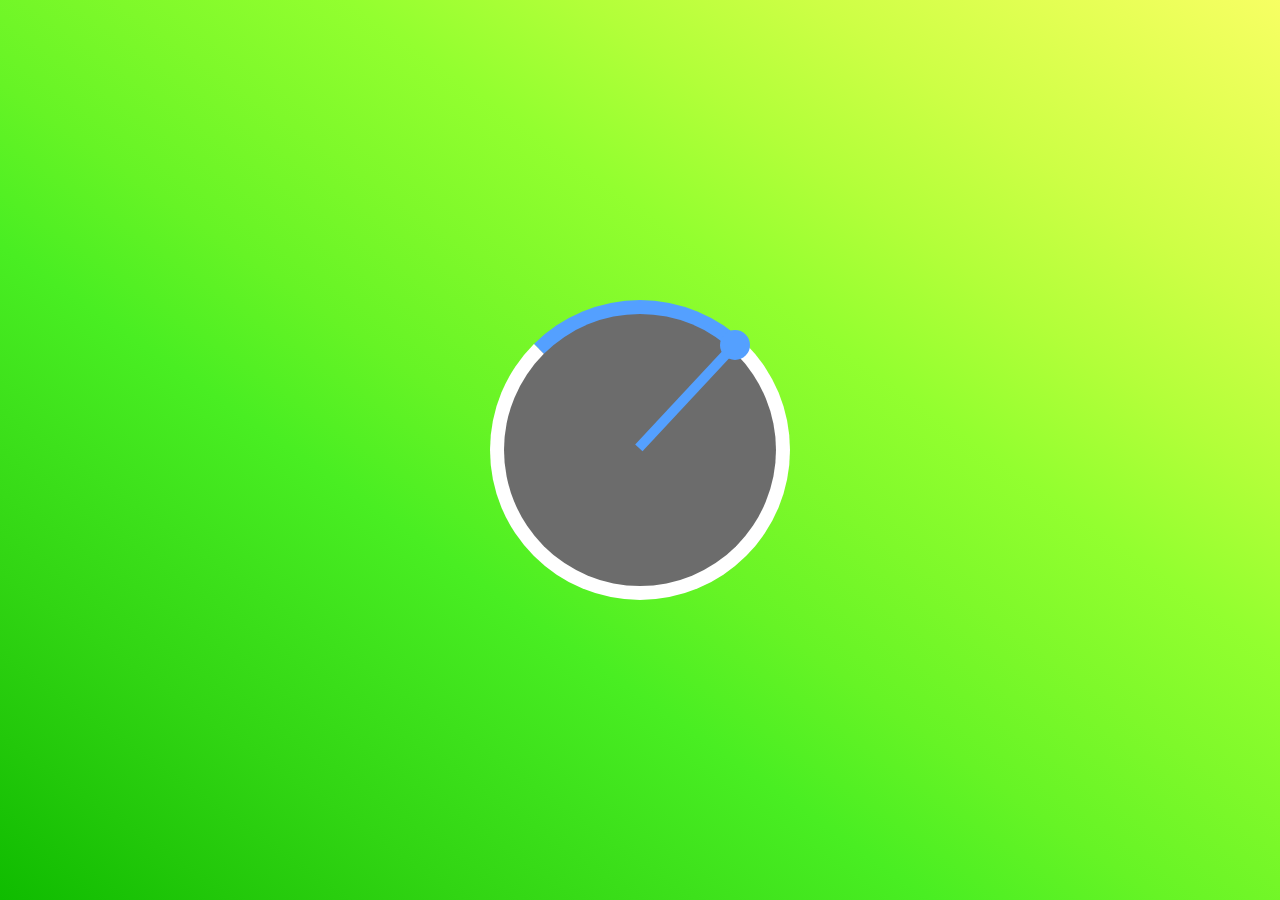
<file: 07-Circle Transition/Index.html>
<!DOCTYPE html>
<html lang="en">
<head>
    <meta charset="UTF-8">
    <title>07-Circle Transition</title>
    <link href="src/css/normalize.css" rel="stylesheet">
    <meta name="viewport" content="width=device-width initial-scale=1">
    <style>
        body {
            width: 100vw;
            height: 100vh;
            overflow: hidden;
            background: linear-gradient(to right top, #0fbc00, #22c80a, #31d513, #3de11b, #49ee22, #66f425, #7ef92a, #93ff2f, #b2ff39, #cdff45, #e3ff53, #f7ff63);;
        }

        section {
            width: 300px;
            height: 300px;
            position: absolute;
            left: 0;
            right: 0;
            top: 0;
            bottom: 0;
            margin: auto;
            border-radius: 100%;
            cursor: pointer;
        }

        section::before {
            content: " ";
            position: absolute;
            left: 0;
            right: 0;
            bottom: 0;
            top: 0;
            margin: auto;
            background: #6c6c6c;
            border: 14px solid white;
            border-radius: 100%;
            border-top: 14px solid #54A0FF;
            cursor: pointer;
        }

        section:hover {
            transform: rotate(360deg);
            transition: all 1s;
        }

        aside {
            width: 150px;
            height: 10px;
            background: #54A0FF;
            position: absolute;
            transform: rotate(133deg);
            right: 0;
            left: 33%;
            top: 0;
            bottom: 38%;
            margin: auto;
        }

        div {
            width: 30px;
            height: 30px;
            background: #54A0FF;
            border-radius: 100%;
            bottom: 70%;
            right: 0;
            top: 0;
            left: 63%;
            margin: auto;
            position: absolute;
        }

    </style>
</head>
<body>
<section>
    <aside>
    </aside>
    <div>
    </div>
</section>
</body>
</html>
</file>
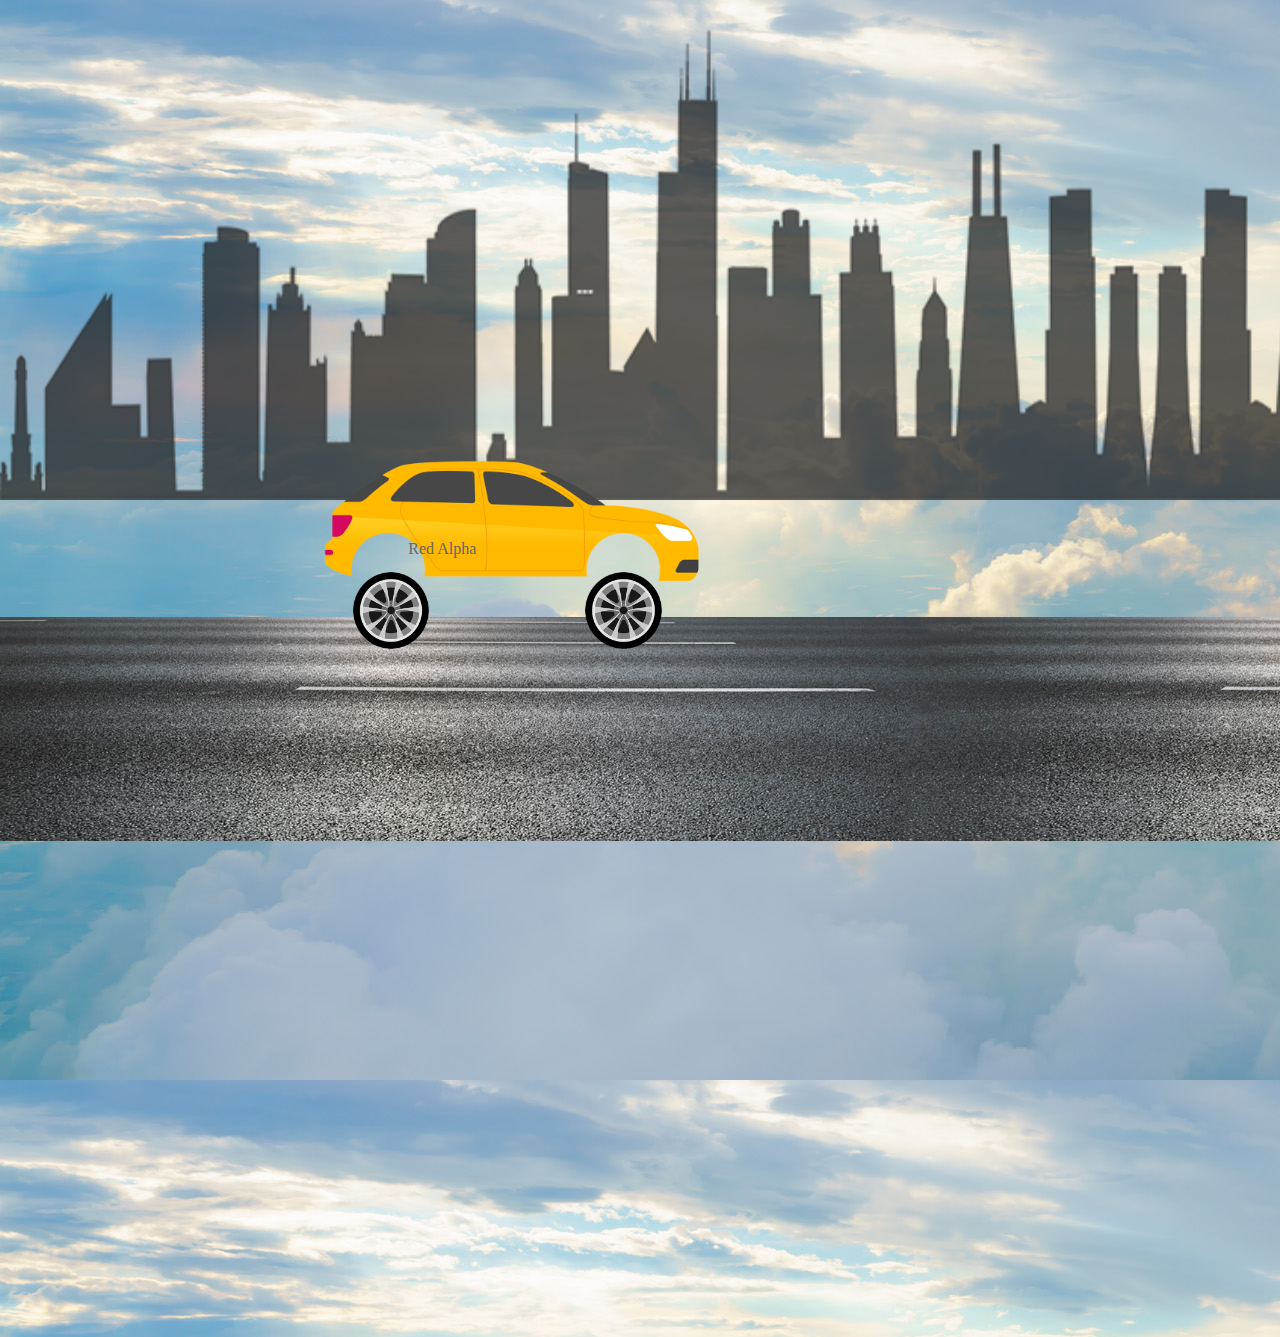
<file: 06-Car Animation/src/Index.html>
<!DOCTYPE html>
<html lang="en">
<head>
    <meta charset="UTF-8">
    <title>Car Animation</title>
    <meta name="viewport" content="width=device-width initial-scale=1">
    <link rel="stylesheet" href="css/normalize.css">
    <link rel="stylesheet" href="css/styles.css">
</head>
<body>

<section>
    <div id="Sky">
        <div id="Car">
            <aside id="carname">Red Alpha</aside>
            <img src="img/car.png" alt="alt" width="100%">
            <div id="Wheel01">
                <img src="img/wheel.png" alt="alt" width="100%">
            </div>
            <div id="Wheel02">
                <img src="img/wheel.png" alt="alt" width="100%">
            </div>
        </div>
        <div id="road">
            <img src="img/road.jpg" alt="alt" width="100%">
        </div>
        <div id="city">
            <img src="img/city.png" alt="alt" width="100%">
        </div>
    </div>
</section>

</body>
</html>
</file>
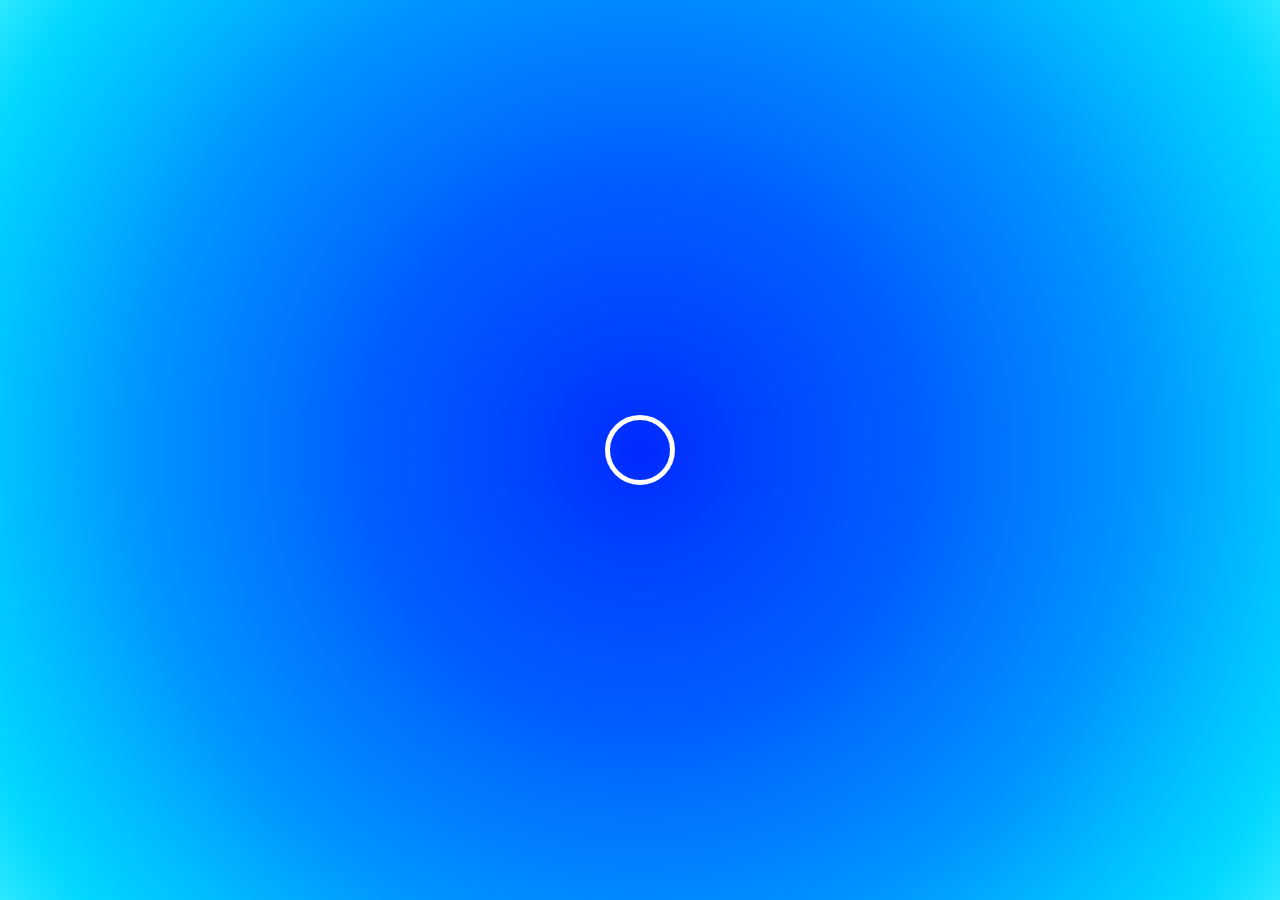
<file: 08-Water Drop Animation/src/Index.html>
<!DOCTYPE html>
<html lang="en">
<head>
    <meta charset="UTF-8">
    <title>Water Drop Animation</title>
    <meta name="viewport" content="width=device-width initial-scale=1">
    <link rel="stylesheet" href="css/normalize.css">

    <style>
        body {
            width: 100vw;
            height: 100vh;
            overflow: hidden;
            background: radial-gradient(circle, #002aff, #003bff, #0049ff, #0055ff, #0060ff, #0073ff, #0084ff, #0094ff, #00acff, #00c2ff, #00d6ff, #2be9ff);
        }

        section {
            width: 60px;
            height: 60px;
            border-radius: 100%;
            border: white 5px solid;
            position: absolute;
            top: 0;
            bottom: 0;
            left: 0;
            right: 0;
            margin: auto;
            opacity: 1;
            animation-name: water;
            animation-duration: 2s;
            animation-iteration-count: infinite;
        }

        @keyframes water {
            0% {
                opacity: 1;
            }
            100% {
                width: 400px;
                height: 400px;
                opacity: 0;
            }
        }
    </style>
</head>
<body>

<section></section>
</body>
</html>
</file>
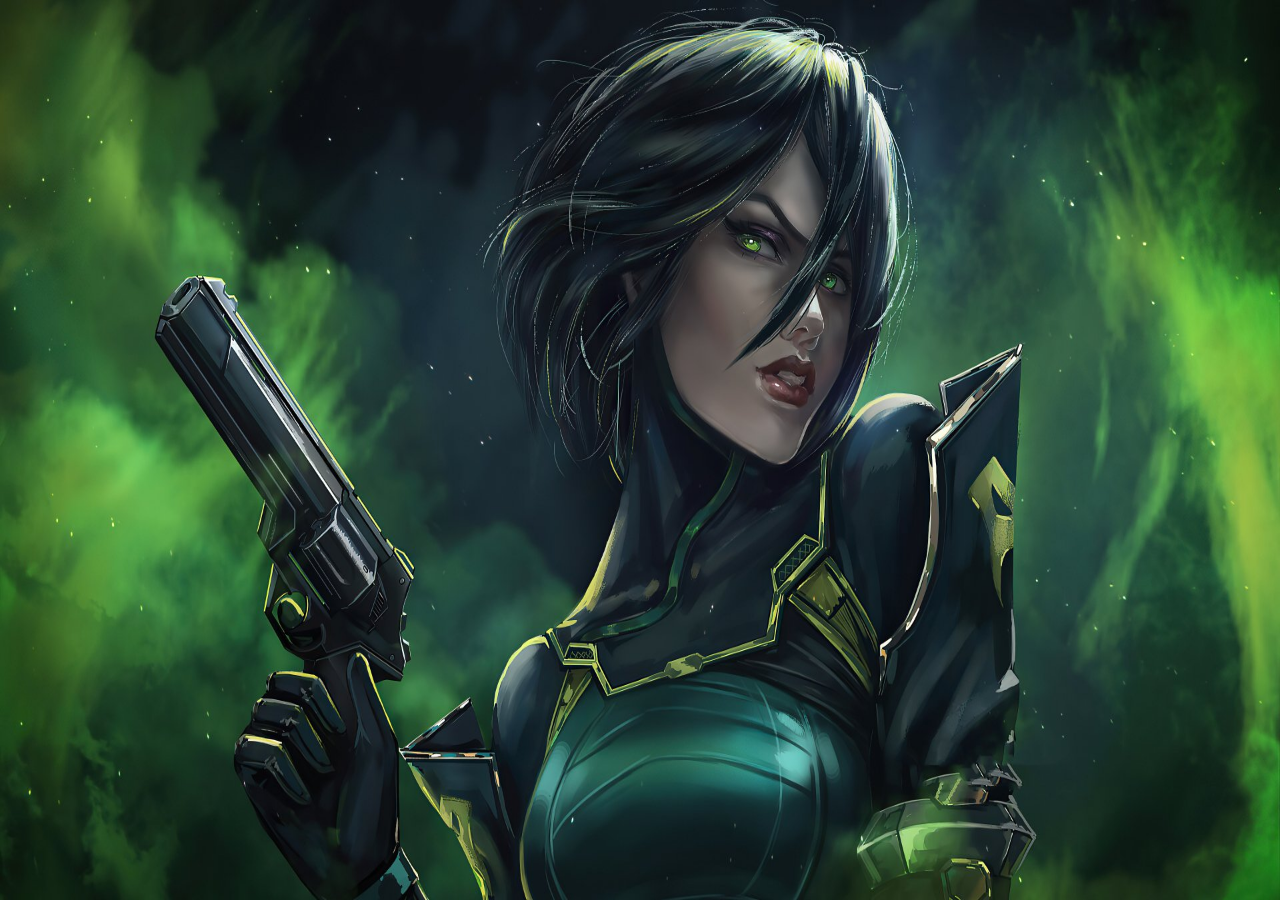
<file: 09-Slide Wallpapers/src/Index.html>
<!DOCTYPE html>
<html lang="en">
<head>
    <meta charset="UTF-8">
    <title>Slide Wallpapers</title>
    <link rel="stylesheet" href="asserts/css/normalize.css">
    <link rel="stylesheet" href="asserts/css/styles.css">
</head>
<body>
<section>
    <aside>
        <img src="asserts/img/1.jpg">
    </aside>
    <aside>
        <img src="asserts/img/2.png">
    </aside>
    <aside>
        <img src="asserts/img/3.jpg">
    </aside>
    <aside>
        <img src="asserts/img/4.png">
    </aside>
    <aside>
        <img src="asserts/img/5.png">
    </aside>
    <aside>
        <img src="asserts/img/6.png">
    </aside>
</section>
</body>
</html>
</file>
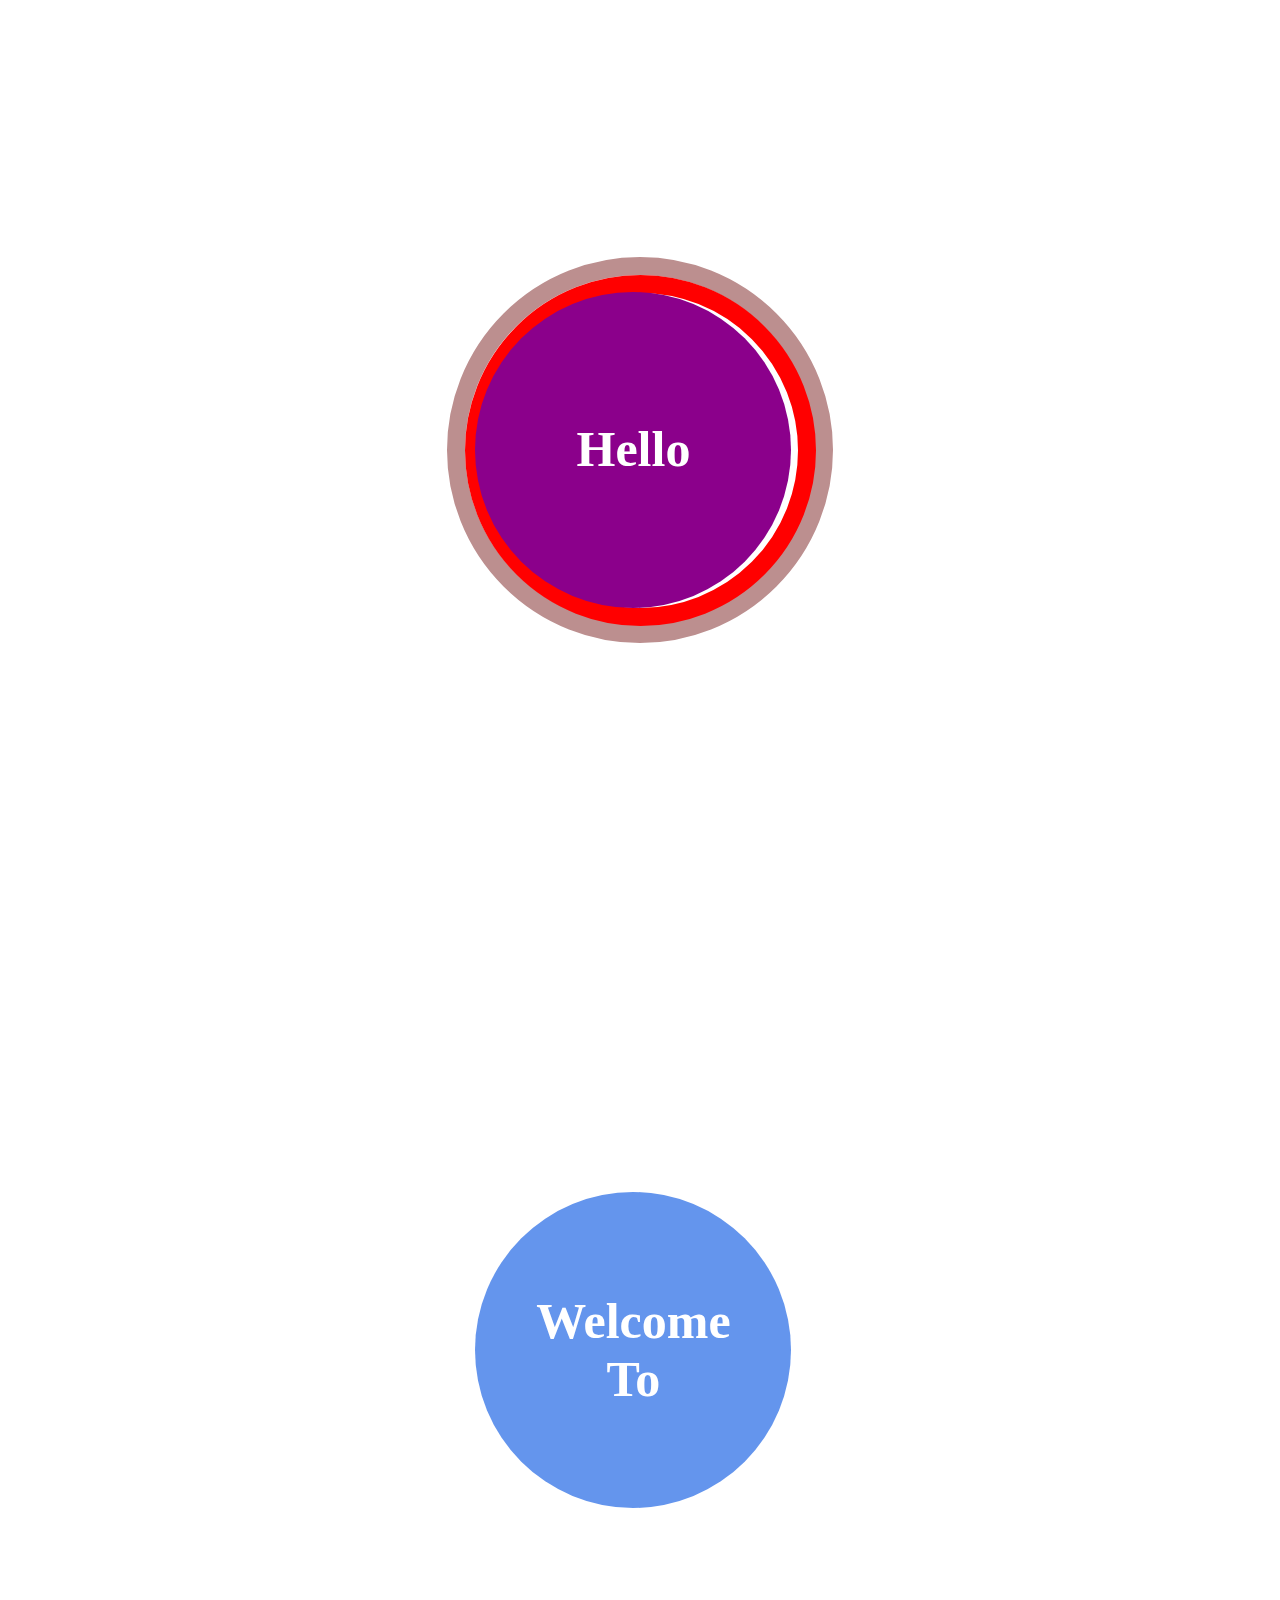
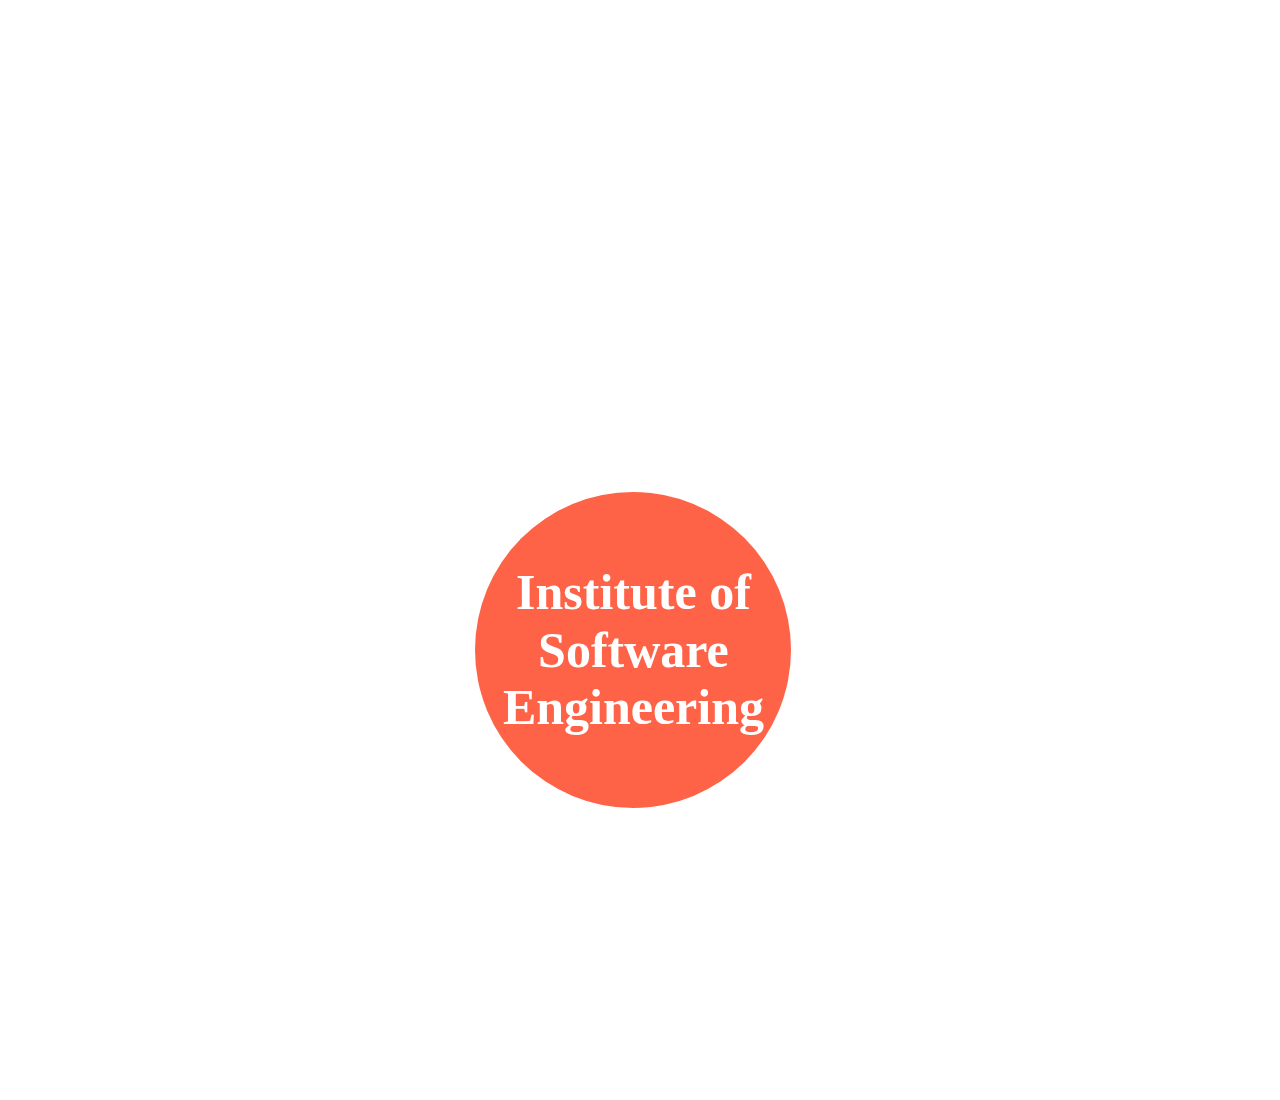
<file: 02-Fixed Layout/src/Fixed.html>
<!DOCTYPE html>
<html lang="en">
<head>
    <meta charset="UTF-8">
    <title>RWAD-Assignment 02</title>
    <meta name="viewport" content="width=device-width initial-scale=1">
    <link rel="stylesheet" href="css/normalize.css">

    <style>

        body > div {
            height: 350px;
            width: 350px;
            border: 18px solid #bc8f8f;
            border-radius: 100%;
            color: black;
            bottom: 0;
            margin: auto;
            top: 0;
            left: 0;
            right: 0;
            position: fixed;
        }
        div > div {
            height: 315px;
            width: 315px;
            border: 18px solid red;
            border-radius: 100%;
            color: black;
            bottom: 0;
            margin: auto;
            top: 0;
            left: 0;
            right: 0;
            position: fixed;
        }
        body > aside {
            width: 98vw;
            height: 100vh;
            position: relative;
        }
        aside > section {
            height: 316px;
            width: 316px;
            border-radius: 100%;
            margin: auto;
            position: absolute;
            left: 50.5%;
            top: 50%;
            transform: translate(-50%, -50%);
        }
        section:nth-child(1){
        }
        section:nth-child(2){
        }
        section:nth-child(3){
        }
        h3 {
            position: absolute;
            left: 50%;
            top: 50%;
            transform: translate(-50%, -50%);
            font-size: 50px;
            text-align: center;
            color: white;
            margin: auto;
        }
        h3:nth-child(3) {
            width: max-content;
            height: max-content;
        }
    </style>
</head>
<body>
<div>
    <div>
    </div>
</div>
<aside>
    <section style="background: darkmagenta">
        <h3>Hello</h3>
    </section>
</aside>
<aside>
    <section style="background: cornflowerblue">
        <h3>Welcome To</h3>
    </section>
</aside>
<aside>
    <section style="background: tomato">
        <h3>Institute of Software Engineering</h3>
    </section>
</aside>
</body>
</html>
</file>
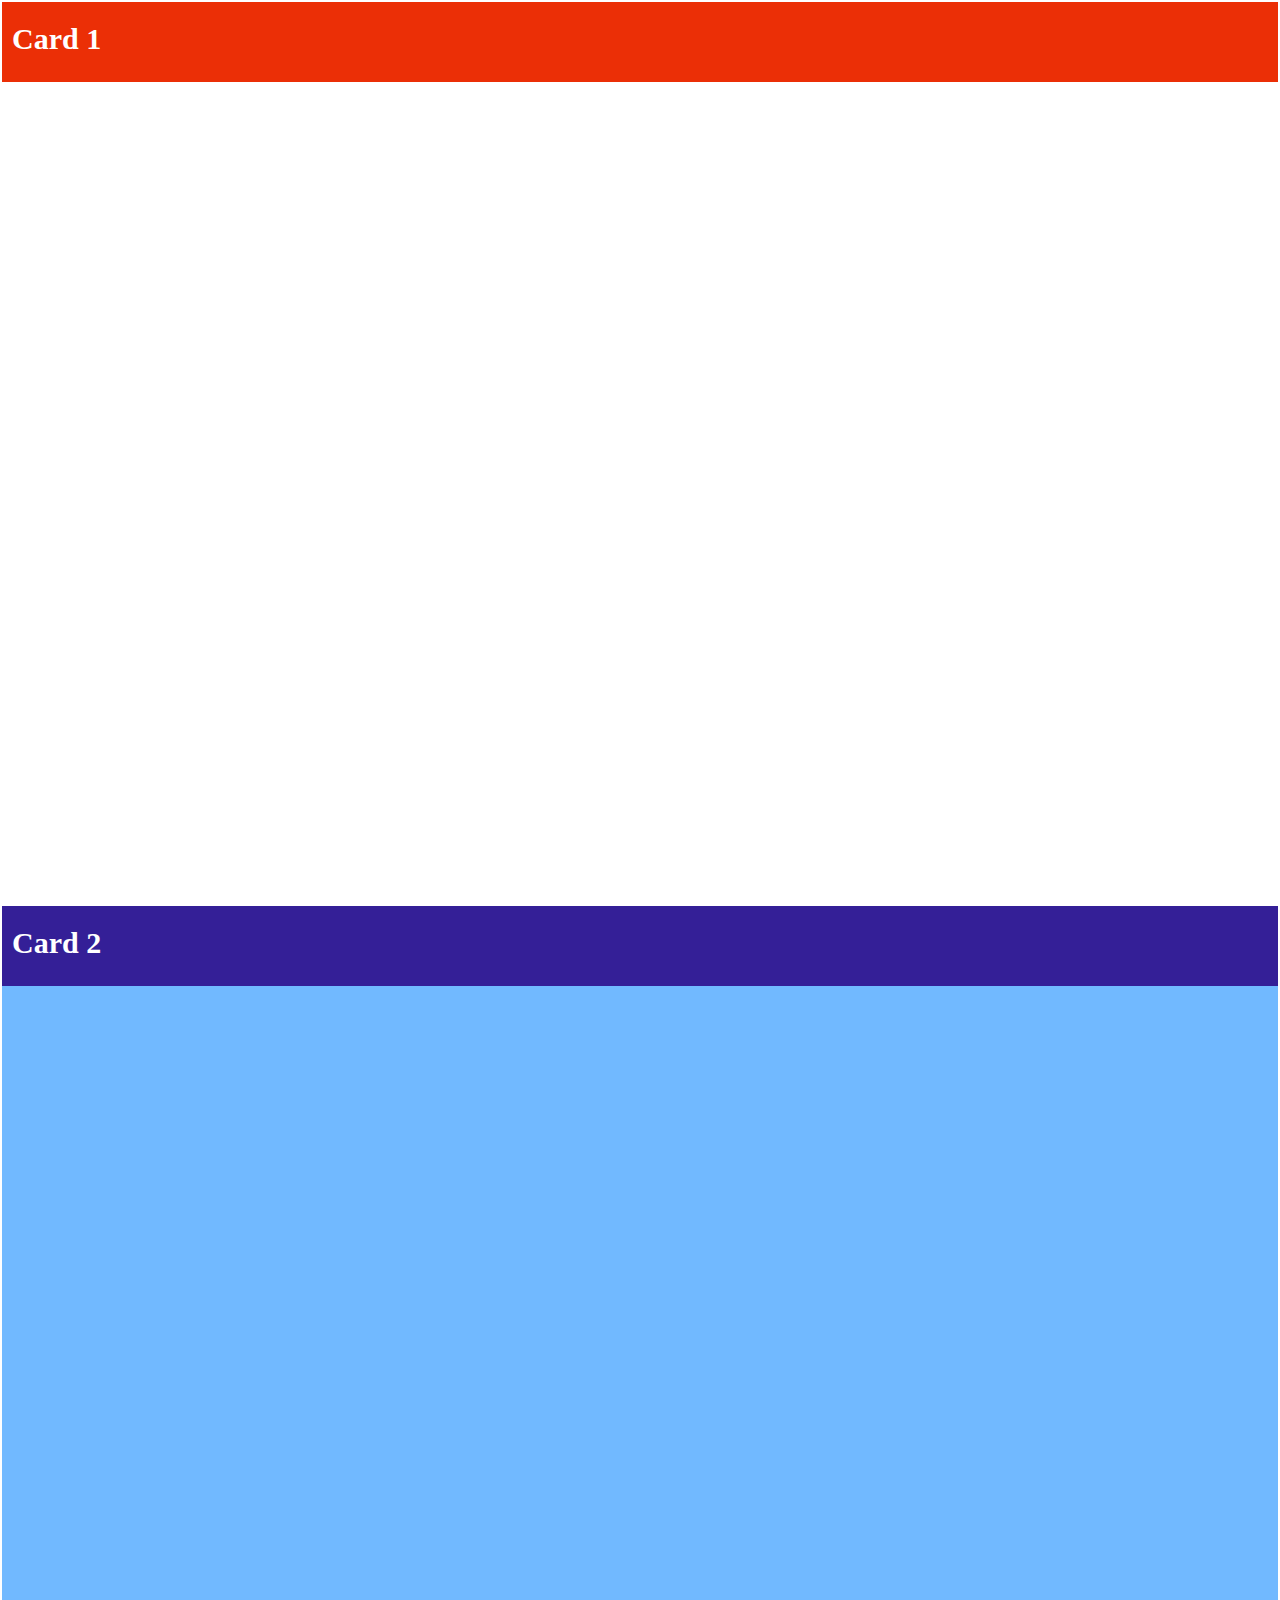
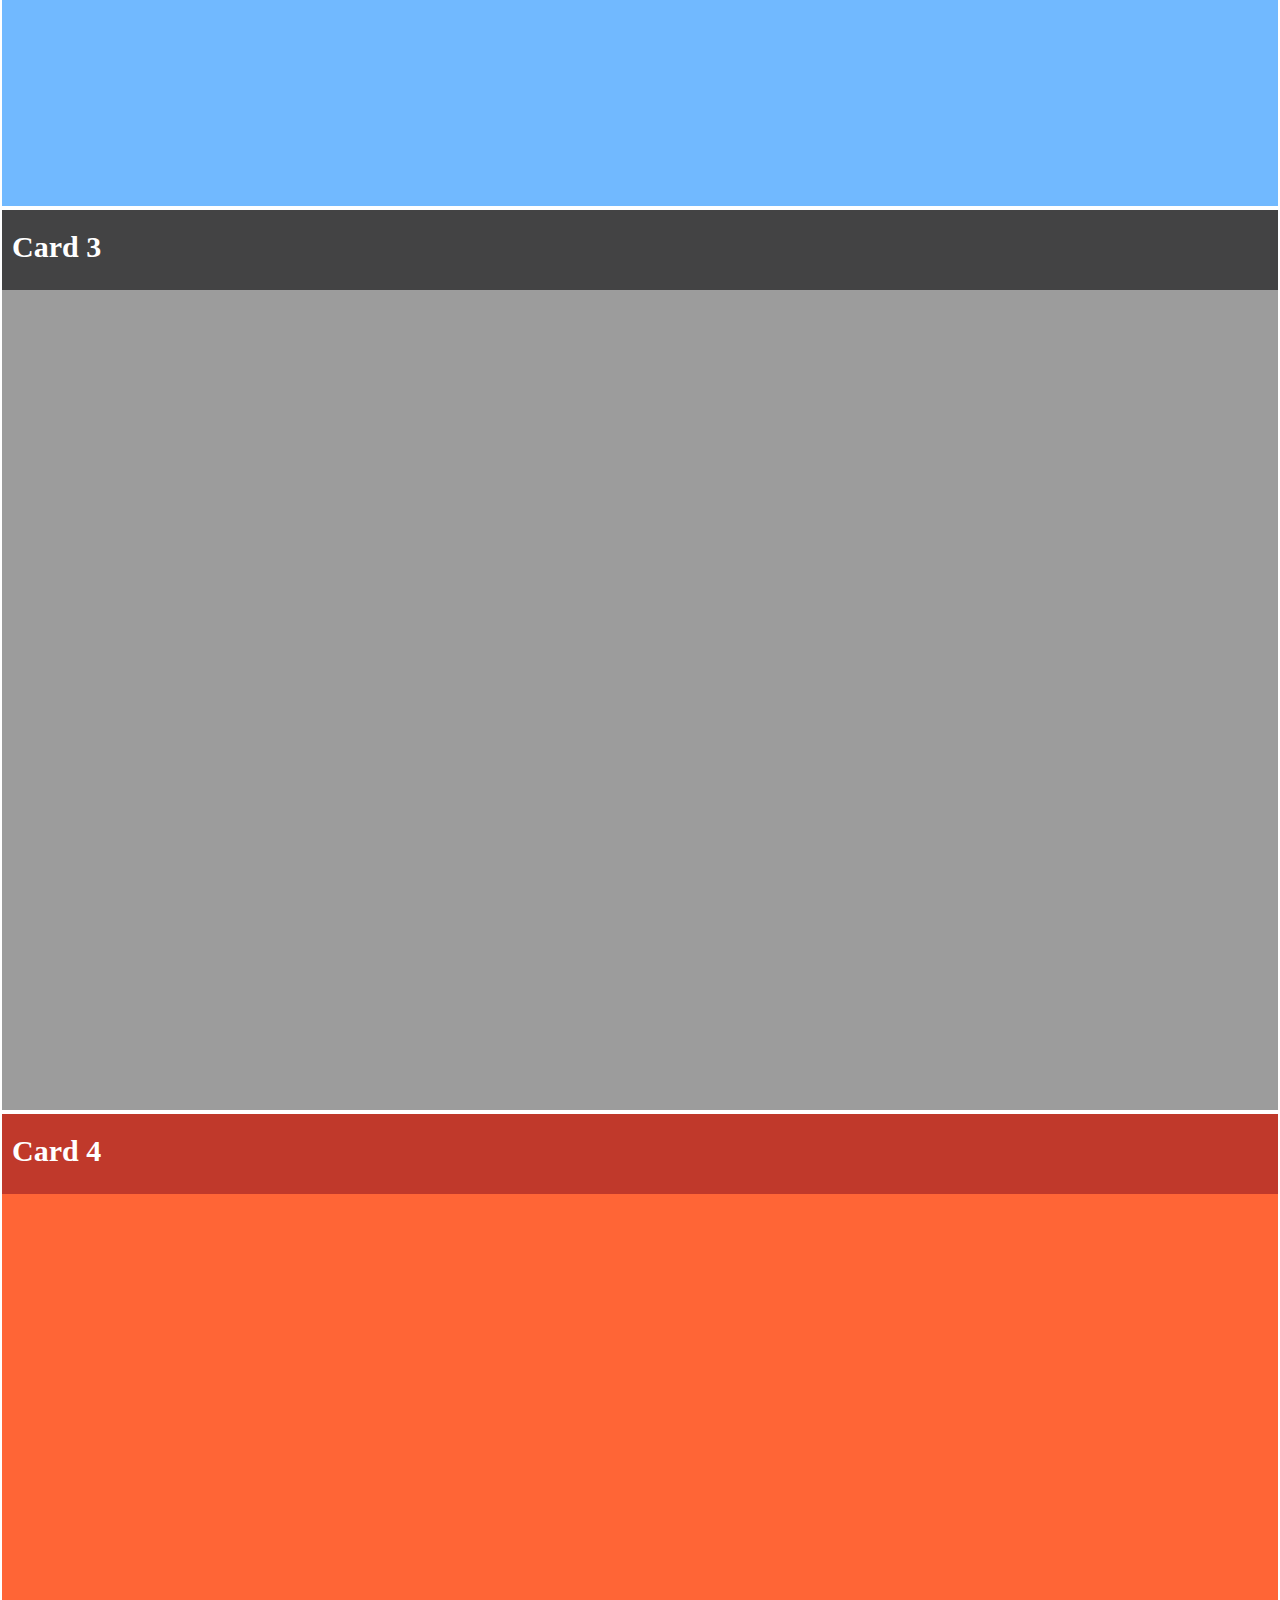
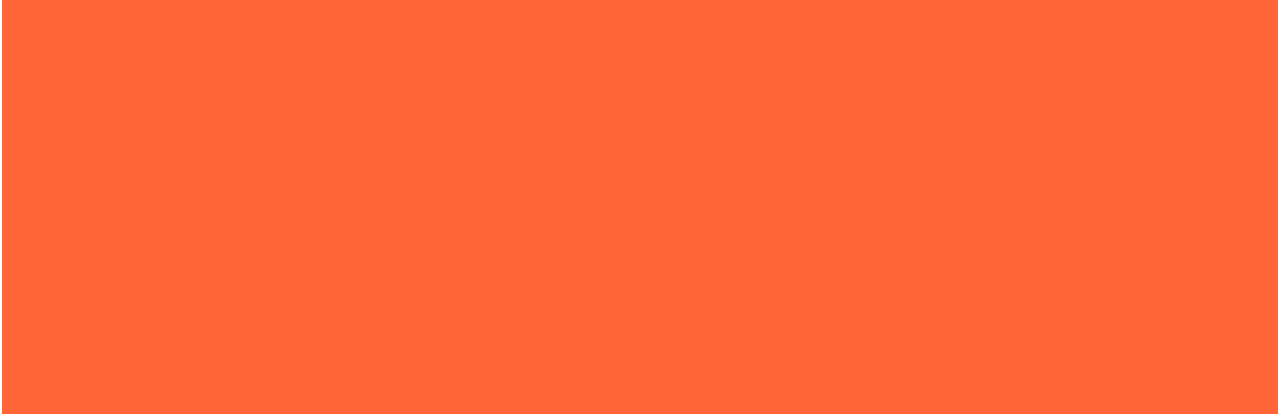
<file: 03-Sticky-Position/src/Sticky.html>
<!DOCTYPE html>
<html lang="en">
<head>
    <meta charset="UTF-8">
    <title>RWAD-Assignment 03</title>
    <meta name="viewport" content="width=device-width initial-scale=1">
    <link rel="stylesheet" href="css/normalize.css">

    <style>

        body > aside{
            height: 100vh;
            border: 2px solid white;
        }
        aside > h2{
            position: absolute;
            left: 50%;
            top: 50%;
            transform: translate(-50%, -50%);
            margin: 0 0 0 0;
            font-size: 200px;
            font-family: Bahnschrift;
            font-weight: bolder;
        }
        aside:nth-child(1){
            background: white;
        }
        aside:nth-child(2){
            background: #71b9ff;
        }
        aside:nth-child(3){
            background: #9c9c9c;
        }
        aside:nth-child(4){
            background: #ff6536;
        }
        aside > div {
            position: sticky;
            width: 100%;
            height: 10px;
            margin: 0 0 0 0;
            top: 0px;
            left: 0px;
            z-index: 2;
        }
        aside > div > section{
            width: 100%;
            height: 80px;
            position: sticky;
            top: 0px;
            left: 0px;
        }
        section > h3 {
            color: white;
            font-size: 30px;
            top: 20px;
            left: 10px;
            margin: 0 0 0 0;
            position: absolute;
            z-index: 3;
        }
    </style>
</head>
<body>


<aside>
    <div>
        <section style="background: #eb2f06">
                <h3 style="font-family: 'Roboto">
                   Card 1
                </h3>
        </section>
    </div>
</aside>

<aside>
    <div>
        <section style="background: #341f97">
            <h3 style="font-family: 'Roboto">
                Card 2
            </h3>
        </section>
    </div>
</aside>

<aside>
    <div>
        <section style="background: #434344 ">
            <h3 style="font-family: 'Roboto">
                Card 3
            </h3>
        </section>
    </div>
</aside>

<aside>
    <div>
        <section style="background: #c0392b">
            <h3 style="font-family: 'Roboto">
                Card 4
            </h3>
        </section>
    </div>
</aside>

</body>
</html>
</file>
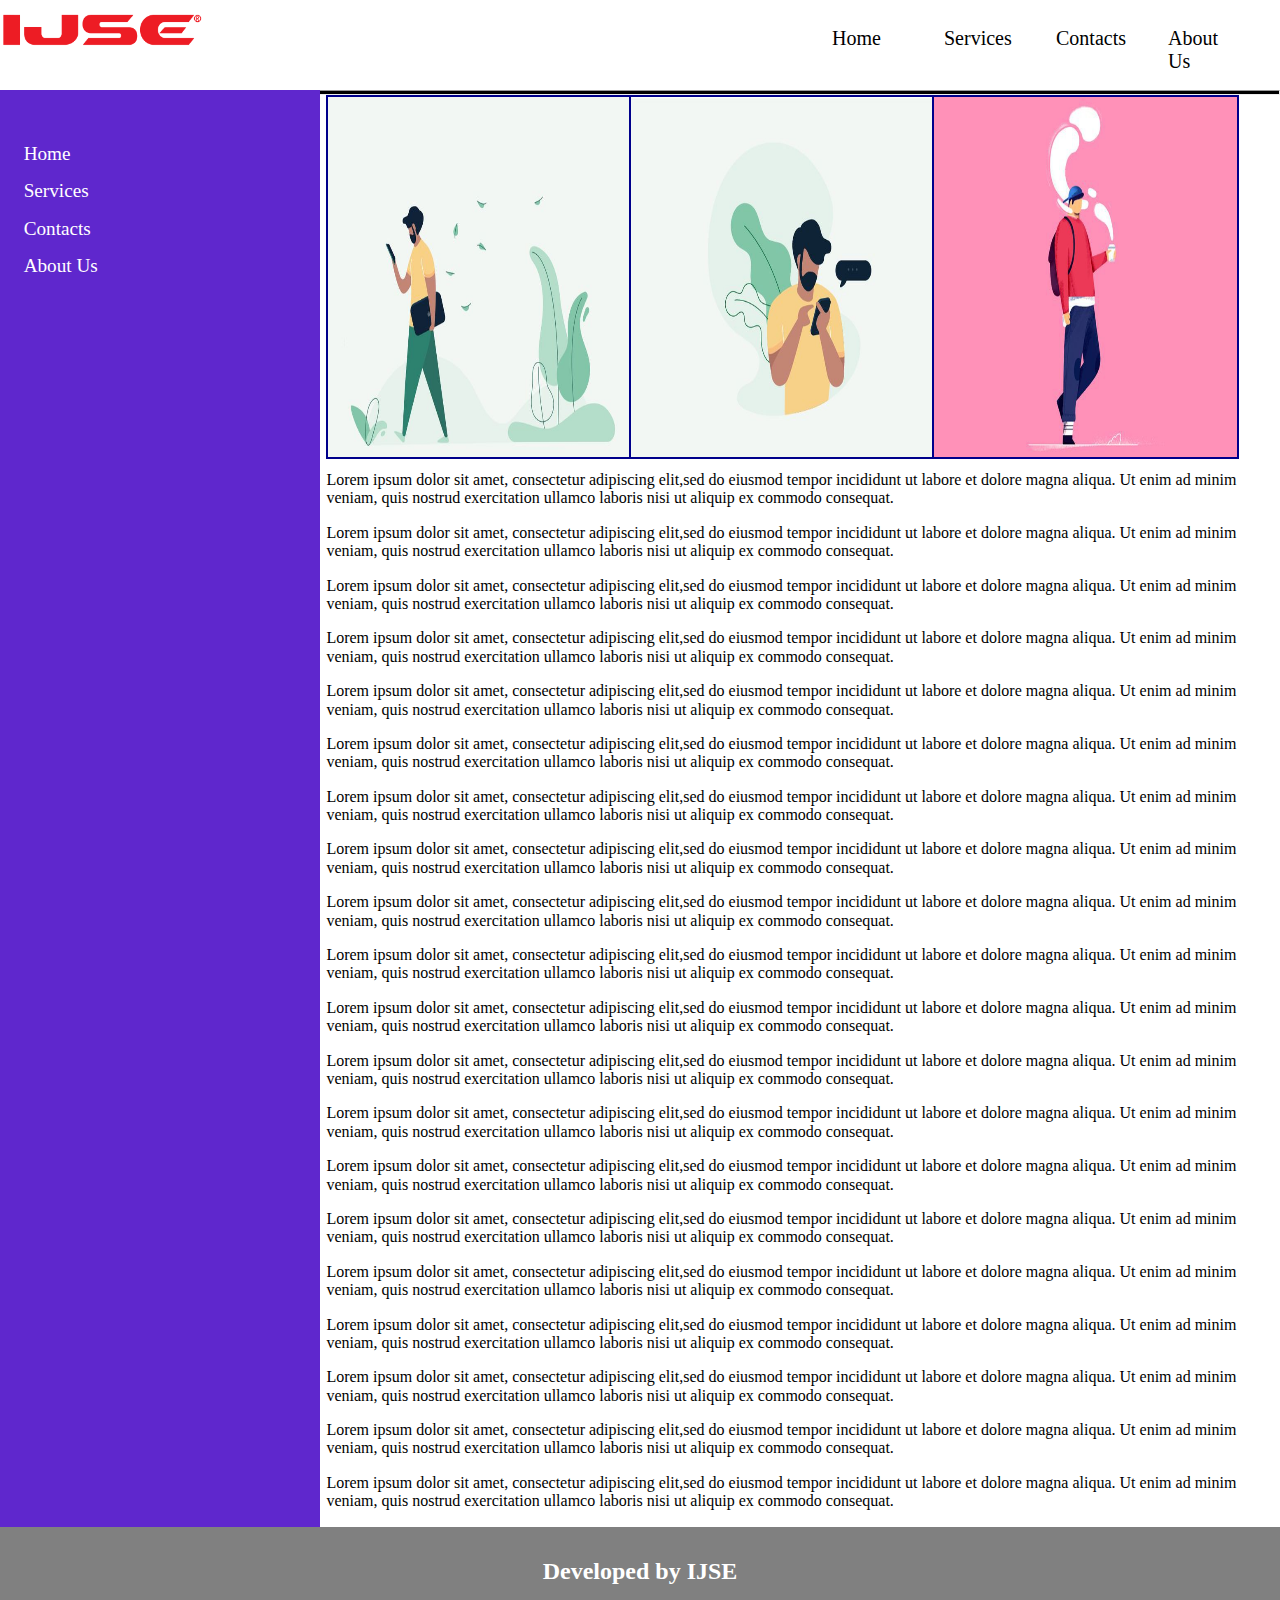
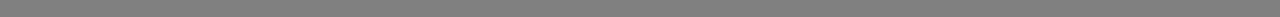
<file: 04-Simple Web Layout/src/SimpleWebLayout.html>
<!DOCTYPE html>
<html lang="en">
<head>
    <meta charset="UTF-8">
    <title>RWAD-Assignment 04</title>
    <meta name="viewport" content="width=device-width initial-scale=1">
    <link rel="stylesheet" href="css/normalize.css">

    <style>

        body > div {
            width: 80vw;
            top: 0;
            height: 10vh;
            overflow: hidden;
        }
        body > section {
            width: 25%;
            height: auto;
            position: absolute;
            background: #5f27cd;
            margin: 0 0 0 0;
            margin-outside: 0 0 1px 0;
        }
        section > section {
            width: 75vw;
            left: 25.5vw;
            top: 0;
            right: 0;
            resize: none;
            margin: 5px 0 0 0;
            position: relative;
        }

        body div > section {
            position: absolute;
            right: 0;
            top: 0;
            width: 35vw;
            height: 10vh;
        }
        div > section > div {
            position: absolute;
            width: 6vw;
            height: 5vh;
            font-size: 125%;
            top: 30%;
        }
        div > section > div:nth-child(1) {
            left: 0;
        }
        div > section > div:nth-child(2) {
            left: calc((100% / 4) * 1);
        }
        div > section > div:nth-child(3) {
            left: calc((100% / 4) * 2);
        }
        div > section > div:nth-child(4) {
            left: calc((100% / 4) * 3);
        }
        hr {
            position: absolute;
            width: 75%;
            height: 3px;
            color: black;
            background: black;
            margin: 0 0 0 0;
            right: 0;
        }
        aside {
            position: absolute;
            width: 20vw;
            height: 25vh;
        }
        aside > div {
            position: relative;
            color: white;
            padding: 3%;
            font-size: 120%;
            top: 5vh;
        }
        article:nth-child(1) {
            width: 71vw;
            height: 40vh;
            position: relative;
            top: 0px;
            right: 0;
            margin: 0 0 0 0;
            background: blue;
        }
        article:nth-child(2) {
            width: 100%;
            height: auto;
            position: relative;
            top: 0px;
            right: 0;
            margin: 0 0 0 0;
        }
        article > img:nth-child(1) {
            width: calc(100% / 3);
            height: 100%;
            position: absolute;
            border: darkblue solid 2px;
            left: 0;
        }
        article > img:nth-child(2) {
            width: calc(100% / 3);
            height: 100%;
            position: absolute;
            border: darkblue solid 2px;
            left: calc((100% / 3));
        }
        article > img:nth-child(3) {
            width: calc(100% / 3);
            height: 100%;
            position: absolute;
            border: darkblue solid 2px;
            left: calc((100% / 3) * 2);
        }
        footer {
            width: 100vw;
            height: 10vh;
            background: grey;
            position: relative;
        }
        h4 {
            color: white;
            left: 50%;
            top: 50%;
            transform: translate(-50%, -50%);
            font-size: 150%;
            margin: auto;
            z-index: 3;
            position: absolute;
        }
        p{
            max-width: 110%;
            font-family: 'Roboto';
        }
        @media all and (max-width: 320px) {
            aside > div {
                position: relative;
                color: white;
                padding: 7%;
                font-size: 71%;
                top: 5vh;
            }

        }
        @media all and (min-width: 320px) and (max-width: 375px){
            h1{
                color: #bcff00;
                font-family: VALORANT;
            }
        }
        @media all and (min-width: 375px) and (max-width: 425px){
            h1{
                color: #00f7ff;
                font-family: VALORANT;
            }
        }
        @media all and (min-width: 425px) and (max-width: 768px){
            h1{
                color: #0700ff;
                font-family: VALORANT;
            }
        }
        @media all and (min-width: 768px) and (max-width: 1024px){
            h1{
                color: #e000ff;
                font-family: VALORANT;
            }
        }
        @media all and (min-width: 1024px) and (max-width: 1444px){
            h1{
                color: #ff00b7;
                font-family: VALORANT;
            }
        }
        @media all and (min-width: 1444px) and (max-width: 2560px){
            h1{
                color: #ff0000;
                font-family: VALORANT;
            }
        }
    </style>
</head>
<body>
<div>
    <img src="asserts/ijse.png" height="60vh">
    <section style="font-family: 'Roboto'">
        <div>Home</div>
        <div>Services</div>
        <div>Contacts</div>
        <div>About Us</div>
    </section>
</div>
<hr>
<section>
    <aside style="left: 5%; font-family: 'Roboto' ">
        <div> Home</div>
        <div> Services</div>
        <div> Contacts</div>
        <div> About Us</div>
    </aside>

    <section>
        <article class="titleBar">
            <img src="asserts/1.jpg">
            <img src="asserts/2.jpg">
            <img src="asserts/3.jpg">
        </article>

        <article>
            <p>Lorem ipsum dolor sit amet, consectetur adipiscing elit,sed do eiusmod tempor incididunt ut labore et
                dolore magna aliqua.
                Ut enim ad minim veniam, quis nostrud exercitation ullamco laboris nisi ut aliquip ex commodo
                consequat.</p>
            <p>Lorem ipsum dolor sit amet, consectetur adipiscing elit,sed do eiusmod tempor incididunt ut labore et
                dolore magna aliqua.
                Ut enim ad minim veniam, quis nostrud exercitation ullamco laboris nisi ut aliquip ex commodo
                consequat.</p>
            <p>Lorem ipsum dolor sit amet, consectetur adipiscing elit,sed do eiusmod tempor incididunt ut labore et
                dolore magna aliqua.
                Ut enim ad minim veniam, quis nostrud exercitation ullamco laboris nisi ut aliquip ex commodo
                consequat.</p>
            <p>Lorem ipsum dolor sit amet, consectetur adipiscing elit,sed do eiusmod tempor incididunt ut labore et
                dolore magna aliqua.
                Ut enim ad minim veniam, quis nostrud exercitation ullamco laboris nisi ut aliquip ex commodo
                consequat.</p>
            <p>Lorem ipsum dolor sit amet, consectetur adipiscing elit,sed do eiusmod tempor incididunt ut labore et
                dolore magna aliqua.
                Ut enim ad minim veniam, quis nostrud exercitation ullamco laboris nisi ut aliquip ex commodo
                consequat.</p>
            <p>Lorem ipsum dolor sit amet, consectetur adipiscing elit,sed do eiusmod tempor incididunt ut labore et
                dolore magna aliqua.
                Ut enim ad minim veniam, quis nostrud exercitation ullamco laboris nisi ut aliquip ex commodo
                consequat.</p>
            <p>Lorem ipsum dolor sit amet, consectetur adipiscing elit,sed do eiusmod tempor incididunt ut labore et
                dolore magna aliqua.
                Ut enim ad minim veniam, quis nostrud exercitation ullamco laboris nisi ut aliquip ex commodo
                consequat.</p>
            <p>Lorem ipsum dolor sit amet, consectetur adipiscing elit,sed do eiusmod tempor incididunt ut labore et
                dolore magna aliqua.
                Ut enim ad minim veniam, quis nostrud exercitation ullamco laboris nisi ut aliquip ex commodo
                consequat.</p>
            <p>Lorem ipsum dolor sit amet, consectetur adipiscing elit,sed do eiusmod tempor incididunt ut labore et
                dolore magna aliqua.
                Ut enim ad minim veniam, quis nostrud exercitation ullamco laboris nisi ut aliquip ex commodo
                consequat.</p>
            <p>Lorem ipsum dolor sit amet, consectetur adipiscing elit,sed do eiusmod tempor incididunt ut labore et
                dolore magna aliqua.
                Ut enim ad minim veniam, quis nostrud exercitation ullamco laboris nisi ut aliquip ex commodo
                consequat.</p>
            <p>Lorem ipsum dolor sit amet, consectetur adipiscing elit,sed do eiusmod tempor incididunt ut labore et
                dolore magna aliqua.
                Ut enim ad minim veniam, quis nostrud exercitation ullamco laboris nisi ut aliquip ex commodo
                consequat.</p>
            <p>Lorem ipsum dolor sit amet, consectetur adipiscing elit,sed do eiusmod tempor incididunt ut labore et
                dolore magna aliqua.
                Ut enim ad minim veniam, quis nostrud exercitation ullamco laboris nisi ut aliquip ex commodo
                consequat.</p>
            <p>Lorem ipsum dolor sit amet, consectetur adipiscing elit,sed do eiusmod tempor incididunt ut labore et
                dolore magna aliqua.
                Ut enim ad minim veniam, quis nostrud exercitation ullamco laboris nisi ut aliquip ex commodo
                consequat.</p>
            <p>Lorem ipsum dolor sit amet, consectetur adipiscing elit,sed do eiusmod tempor incididunt ut labore et
                dolore magna aliqua.
                Ut enim ad minim veniam, quis nostrud exercitation ullamco laboris nisi ut aliquip ex commodo
                consequat.</p>
            <p>Lorem ipsum dolor sit amet, consectetur adipiscing elit,sed do eiusmod tempor incididunt ut labore et
                dolore magna aliqua.
                Ut enim ad minim veniam, quis nostrud exercitation ullamco laboris nisi ut aliquip ex commodo
                consequat.</p><p>Lorem ipsum dolor sit amet, consectetur adipiscing elit,sed do eiusmod tempor incididunt ut labore et
            dolore magna aliqua.
            Ut enim ad minim veniam, quis nostrud exercitation ullamco laboris nisi ut aliquip ex commodo
            consequat.</p>
            <p>Lorem ipsum dolor sit amet, consectetur adipiscing elit,sed do eiusmod tempor incididunt ut labore et
                dolore magna aliqua.
                Ut enim ad minim veniam, quis nostrud exercitation ullamco laboris nisi ut aliquip ex commodo
                consequat.</p><p>Lorem ipsum dolor sit amet, consectetur adipiscing elit,sed do eiusmod tempor incididunt ut labore et
            dolore magna aliqua.
            Ut enim ad minim veniam, quis nostrud exercitation ullamco laboris nisi ut aliquip ex commodo
            consequat.</p>
            <p>Lorem ipsum dolor sit amet, consectetur adipiscing elit,sed do eiusmod tempor incididunt ut labore et
                dolore magna aliqua.
                Ut enim ad minim veniam, quis nostrud exercitation ullamco laboris nisi ut aliquip ex commodo
                consequat.</p>
            <p>Lorem ipsum dolor sit amet, consectetur adipiscing elit,sed do eiusmod tempor incididunt ut labore et
                dolore magna aliqua.
                Ut enim ad minim veniam, quis nostrud exercitation ullamco laboris nisi ut aliquip ex commodo
                consequat.</p>
        </article>
    </section>
    <footer>
        <h4 style="font-family: Roboto">Developed by IJSE</h4>
    </footer>
</section>
</body>
</html>
</file>
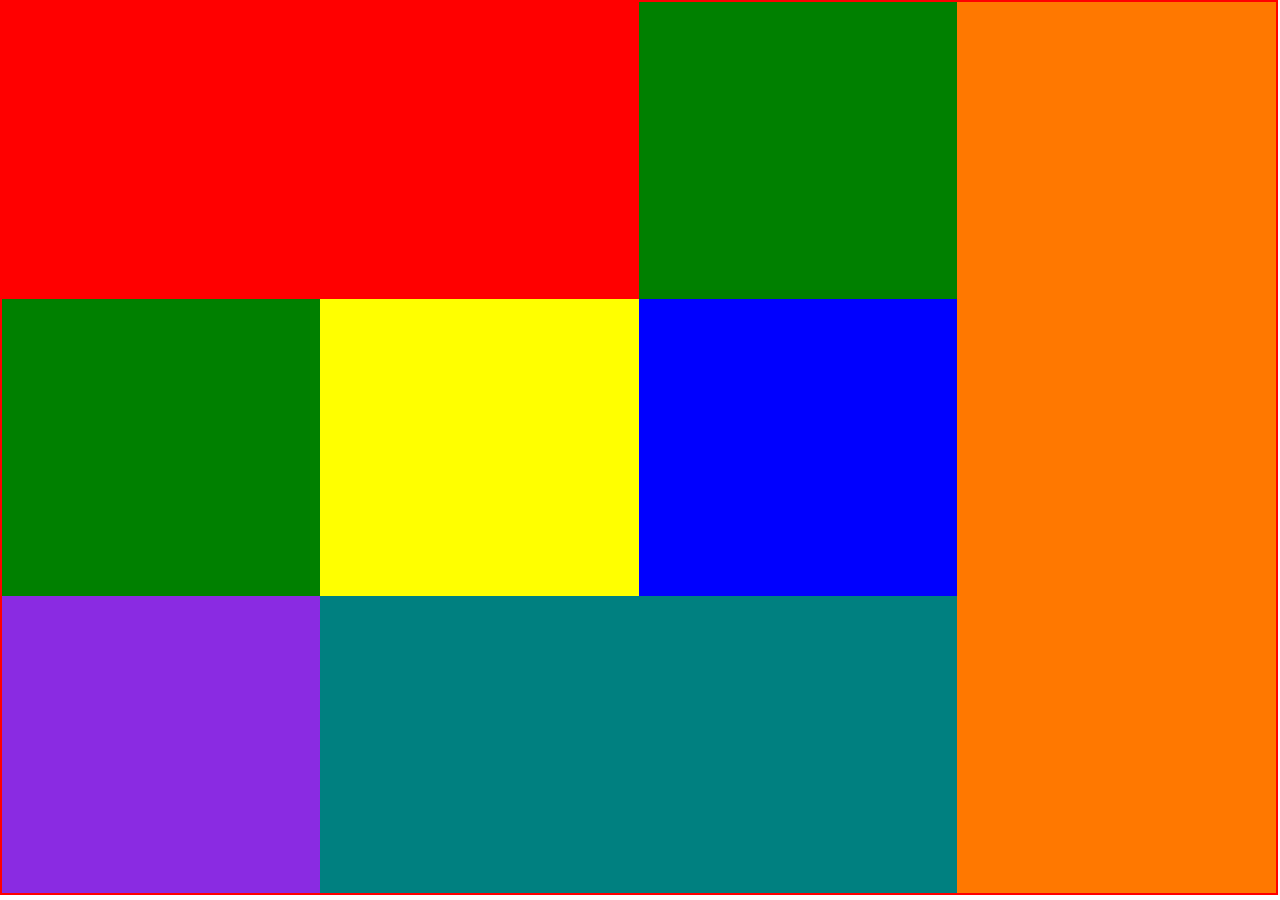
<file: 05-Grid/src/Flex.html>
<!DOCTYPE html>
<html lang="en">
<head>
    <meta charset="UTF-8">
    <title>Grid Layout</title>
    <link rel="stylesheet" href="css/normalize.css">

    <style>
        section{
            width: 99.5vw;
            height: 99vh;
            border : 2px solid red;
            display: grid;
            grid-template-columns: repeat(4, 1fr);
            grid-template-rows: repeat(3, 1fr);
            overflow: hidden;
        }
        section > div:nth-child(1) {
            background: red;
            grid-column: 1/3;
        }
        section > div:nth-child(2) {
            background: green;
        }
        section > div:nth-child(3) {
            background: #ff7800;
            grid-column: 4/4;
            grid-row: 1/4;
        }
        section > div:nth-child(4) {
             background: green;
        }
        section > div:nth-child(5) {
            background: yellow;
        }
        section > div:nth-child(6) {
            background: blue;
        }
        section > div:nth-child(7) {
            background: blueviolet;
        }
        section > div:nth-child(8) {
            background: teal;
            grid-column: 2/4;
        }
        section > div:nth-child(9) {
            background: mediumvioletred;
        }
        section > div:nth-child(10) {
            background: coral;
        }
        section > div:nth-child(11) {
            background: cadetblue;
        }
        section > div:nth-child(12) {
            background: aquamarine;
        }
    </style>
</head>
<body>

<section>
    <div> </div>
    <div> </div>
    <div> </div>
    <div> </div>

    <div> </div>
    <div> </div>
    <div> </div>
    <div> </div>

    <div> </div>
    <div> </div>
    <div> </div>
    <div> </div>

</section>
</body>
</html>
</file>
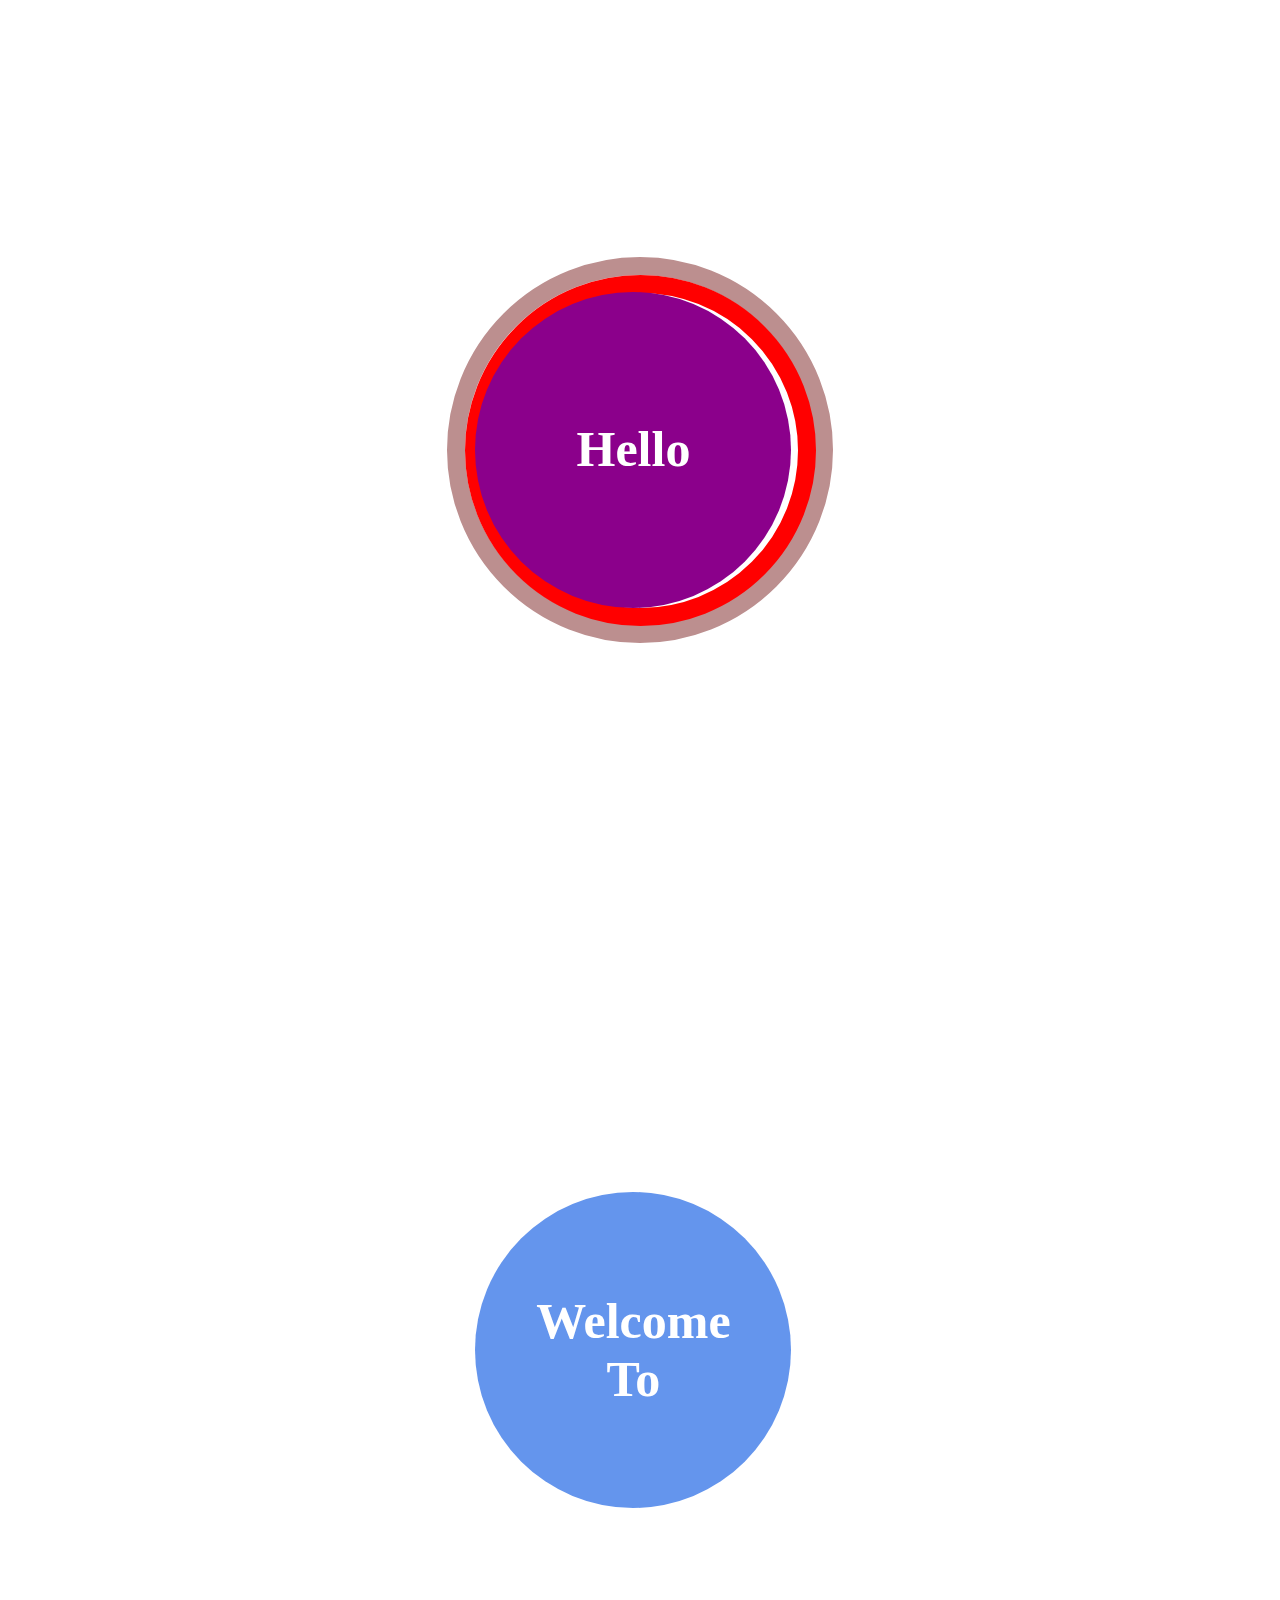
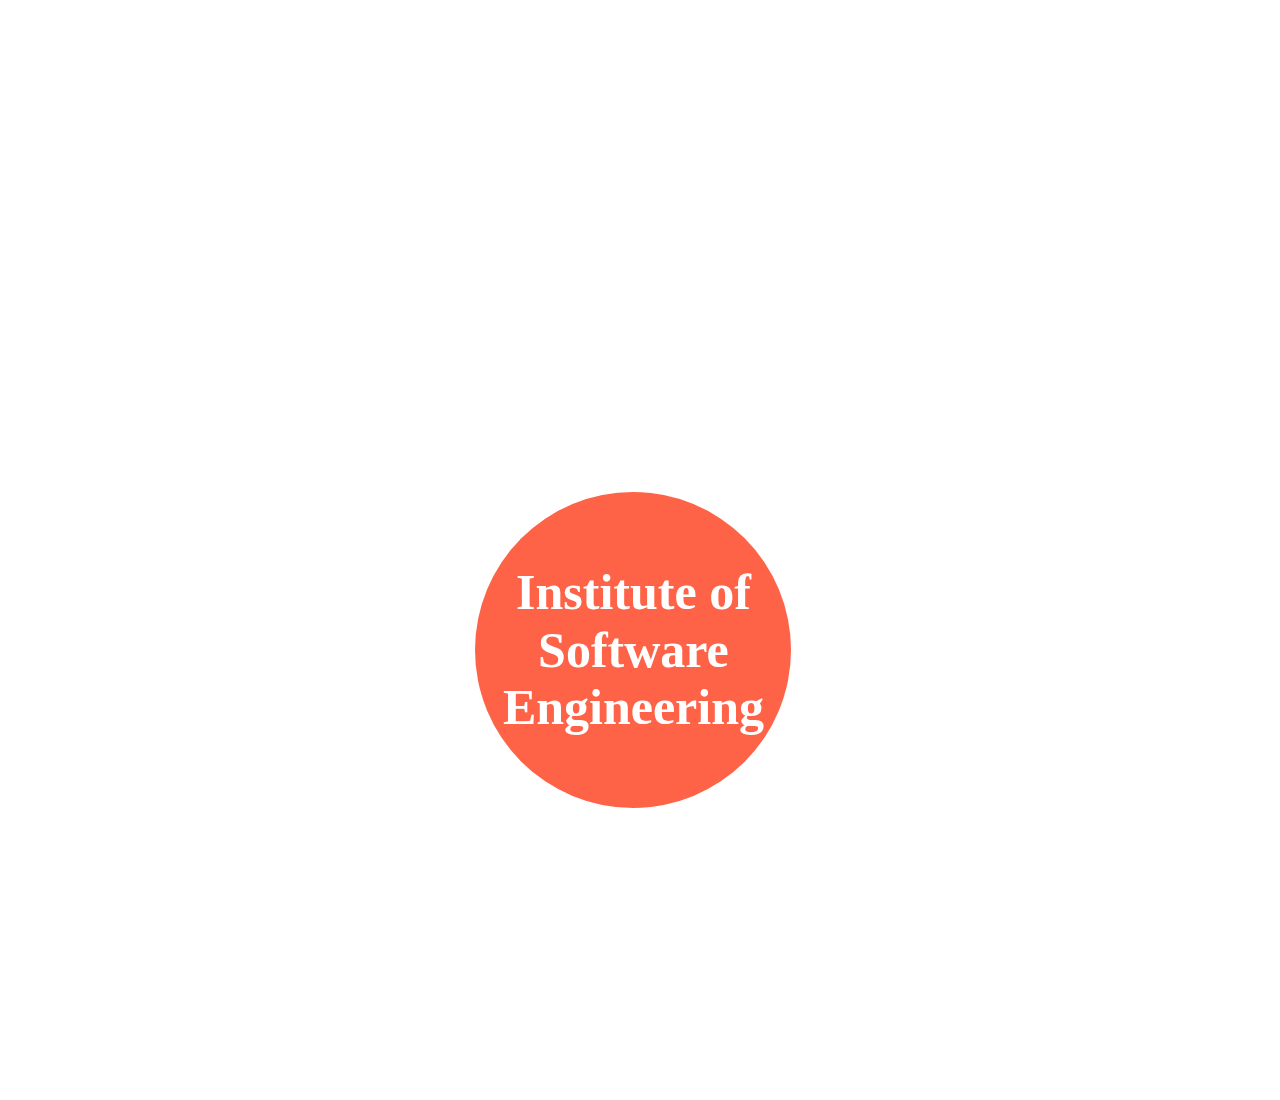
<file: Fixed Layout/src/Fixed.html>
<!DOCTYPE html>
<html lang="en">
<head>
    <meta charset="UTF-8">
    <title>RWAD-Assignment 02</title>
    <meta name="viewport" content="width=device-width initial-scale=1">
    <link rel="stylesheet" href="css/normalize.css">

    <style>

        body > div {
            height: 350px;
            width: 350px;
            border: 18px solid rosybrown;
            border-radius: 100%;
            color: black;
            bottom: 0;
            margin: auto;
            top: 0;
            left: 0;
            right: 0;
            position: fixed;
        }
        div > div {
            height: 315px;
            width: 315px;
            border: 18px solid red;
            border-radius: 100%;
            color: black;
            bottom: 0;
            margin: auto;
            top: 0;
            left: 0;
            right: 0;
            position: fixed;
        }
        body > aside {
            width: 98vw;
            height: 100vh;
            position: relative;
        }
        aside > section {
            height: 316px;
            width: 316px;
            border-radius: 100%;
            margin: auto;
            position: absolute;
            left: 50.5%;
            top: 50%;
            transform: translate(-50%, -50%);
        }
        section:nth-child(1){
        }
        section:nth-child(2){
        }
        section:nth-child(3){
        }
        h3 {
            position: absolute;
            left: 50%;
            top: 50%;
            transform: translate(-50%, -50%);
            font-size: 50px;
            text-align: center;
            color: white;
            margin: auto;
        }
        h3:nth-child(3) {
            width: max-content;
            height: max-content;
        }
    </style>
</head>
<body>
<div>
    <div>
    </div>
</div>
<aside>
    <section style="background: darkmagenta">
        <h3>Hello</h3>
    </section>
</aside>
<aside>
    <section style="background: cornflowerblue">
        <h3>Welcome To</h3>
    </section>
</aside>
<aside>
    <section style="background: tomato">
        <h3>Institute of Software Engineering</h3>
    </section>
</aside>
</body>
</html>
</file>
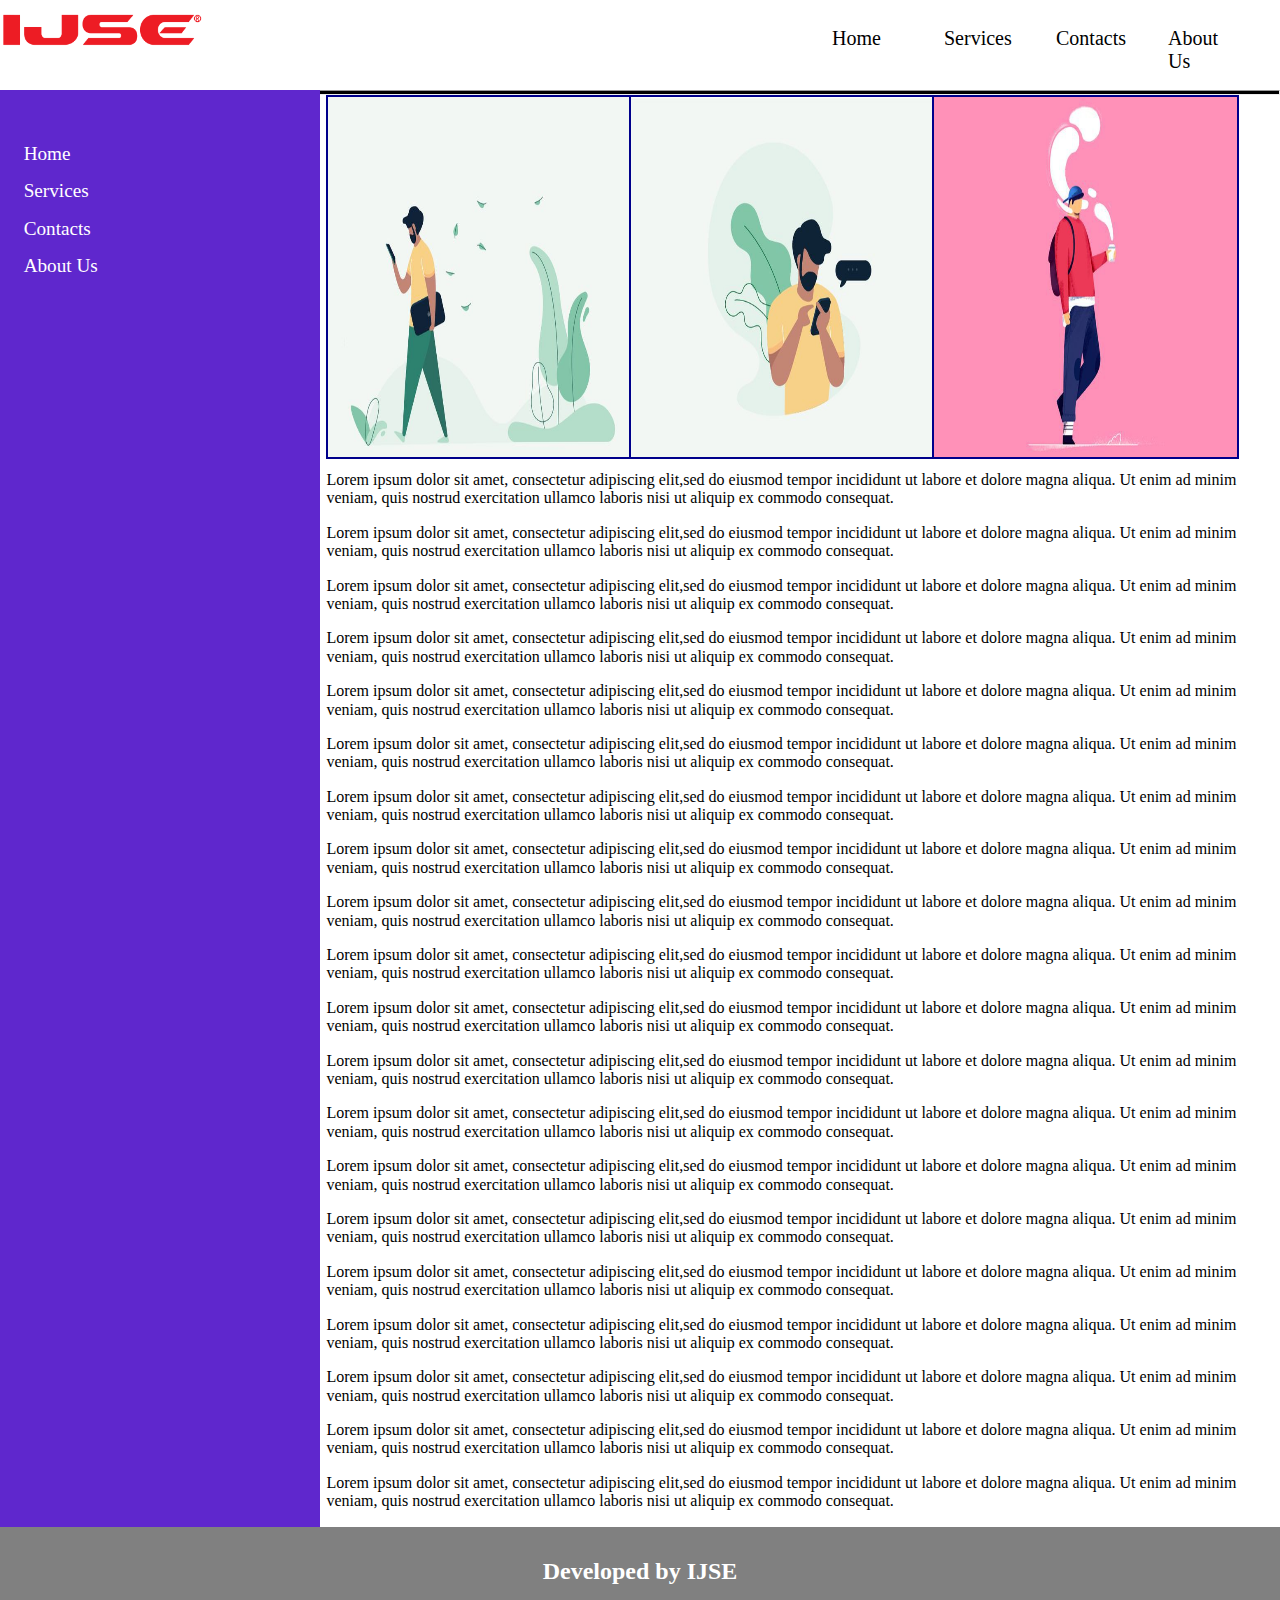
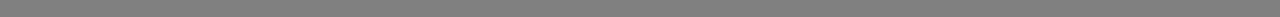
<file: Simple Web Layout/src/SimpleWebLayout.html>
<!DOCTYPE html>
<html lang="en">
<head>
    <meta charset="UTF-8">
    <title>RWAD-Assignment 04</title>
    <meta name="viewport" content="width=device-width initial-scale=1">
    <link rel="stylesheet" href="css/normalize.css">

    <style>

        body > div {
            width: 80vw;
            top: 0;
            height: 10vh;
            overflow: hidden;
        }
        body > section {
            width: 25%;
            height: auto;
            position: absolute;
            background: #5f27cd;
            margin: 0 0 0 0;
            margin-outside: 0 0 1px 0;
        }
        section > section {
            width: 75vw;
            left: 25.5vw;
            top: 0;
            right: 0;
            resize: none;
            margin: 5px 0 0 0;
            position: relative;
        }

        body div > section {
            position: absolute;
            right: 0;
            top: 0;
            width: 35vw;
            height: 10vh;
        }
        div > section > div {
            position: absolute;
            width: 6vw;
            height: 5vh;
            font-size: 125%;
            top: 30%;
        }
        div > section > div:nth-child(1) {
            left: 0;
        }
        div > section > div:nth-child(2) {
            left: calc((100% / 4) * 1);
        }
        div > section > div:nth-child(3) {
            left: calc((100% / 4) * 2);
        }
        div > section > div:nth-child(4) {
            left: calc((100% / 4) * 3);
        }
        hr {
            position: absolute;
            width: 75%;
            height: 3px;
            color: black;
            background: black;
            margin: 0 0 0 0;
            right: 0;
        }
        aside {
            position: absolute;
            width: 20vw;
            height: 25vh;
        }
        aside > div {
            position: relative;
            color: white;
            padding: 3%;
            font-size: 120%;
            top: 5vh;
        }
        article:nth-child(1) {
            width: 71vw;
            height: 40vh;
            position: relative;
            top: 0px;
            right: 0;
            margin: 0 0 0 0;
            background: blue;
        }
        article:nth-child(2) {
            width: 100%;
            height: auto;
            position: relative;
            top: 0px;
            right: 0;
            margin: 0 0 0 0;
        }
        article > img:nth-child(1) {
            width: calc(100% / 3);
            height: 100%;
            position: absolute;
            border: darkblue solid 2px;
            left: 0;
        }
        article > img:nth-child(2) {
            width: calc(100% / 3);
            height: 100%;
            position: absolute;
            border: darkblue solid 2px;
            left: calc((100% / 3));
        }
        article > img:nth-child(3) {
            width: calc(100% / 3);
            height: 100%;
            position: absolute;
            border: darkblue solid 2px;
            left: calc((100% / 3) * 2);
        }
        footer {
            width: 100vw;
            height: 10vh;
            background: grey;
            position: relative;
        }
        h4 {
            color: white;
            left: 50%;
            top: 50%;
            transform: translate(-50%, -50%);
            font-size: 150%;
            margin: auto;
            z-index: 3;
            position: absolute;
        }
        p{
            max-width: 110%;
            font-family: 'Roboto';
        }
    </style>
</head>
<body>
<div>
    <img src="asserts/ijse.png" height="60vh">
    <section style="font-family: 'Roboto'">
        <div>Home</div>
        <div>Services</div>
        <div>Contacts</div>
        <div>About Us</div>
    </section>
</div>
<hr>
<section>
    <aside style="left: 5%; font-family: 'Roboto' ">
        <div> Home</div>
        <div> Services</div>
        <div> Contacts</div>
        <div> About Us</div>
    </aside>

    <section>
        <article class="titleBar">
            <img src="asserts/1.jpg">
            <img src="asserts/2.jpg">
            <img src="asserts/3.jpg">
        </article>

        <article>
            <p>Lorem ipsum dolor sit amet, consectetur adipiscing elit,sed do eiusmod tempor incididunt ut labore et
                dolore magna aliqua.
                Ut enim ad minim veniam, quis nostrud exercitation ullamco laboris nisi ut aliquip ex commodo
                consequat.</p>
            <p>Lorem ipsum dolor sit amet, consectetur adipiscing elit,sed do eiusmod tempor incididunt ut labore et
                dolore magna aliqua.
                Ut enim ad minim veniam, quis nostrud exercitation ullamco laboris nisi ut aliquip ex commodo
                consequat.</p>
            <p>Lorem ipsum dolor sit amet, consectetur adipiscing elit,sed do eiusmod tempor incididunt ut labore et
                dolore magna aliqua.
                Ut enim ad minim veniam, quis nostrud exercitation ullamco laboris nisi ut aliquip ex commodo
                consequat.</p>
            <p>Lorem ipsum dolor sit amet, consectetur adipiscing elit,sed do eiusmod tempor incididunt ut labore et
                dolore magna aliqua.
                Ut enim ad minim veniam, quis nostrud exercitation ullamco laboris nisi ut aliquip ex commodo
                consequat.</p>
            <p>Lorem ipsum dolor sit amet, consectetur adipiscing elit,sed do eiusmod tempor incididunt ut labore et
                dolore magna aliqua.
                Ut enim ad minim veniam, quis nostrud exercitation ullamco laboris nisi ut aliquip ex commodo
                consequat.</p>
            <p>Lorem ipsum dolor sit amet, consectetur adipiscing elit,sed do eiusmod tempor incididunt ut labore et
                dolore magna aliqua.
                Ut enim ad minim veniam, quis nostrud exercitation ullamco laboris nisi ut aliquip ex commodo
                consequat.</p>
            <p>Lorem ipsum dolor sit amet, consectetur adipiscing elit,sed do eiusmod tempor incididunt ut labore et
                dolore magna aliqua.
                Ut enim ad minim veniam, quis nostrud exercitation ullamco laboris nisi ut aliquip ex commodo
                consequat.</p>
            <p>Lorem ipsum dolor sit amet, consectetur adipiscing elit,sed do eiusmod tempor incididunt ut labore et
                dolore magna aliqua.
                Ut enim ad minim veniam, quis nostrud exercitation ullamco laboris nisi ut aliquip ex commodo
                consequat.</p>
            <p>Lorem ipsum dolor sit amet, consectetur adipiscing elit,sed do eiusmod tempor incididunt ut labore et
                dolore magna aliqua.
                Ut enim ad minim veniam, quis nostrud exercitation ullamco laboris nisi ut aliquip ex commodo
                consequat.</p>
            <p>Lorem ipsum dolor sit amet, consectetur adipiscing elit,sed do eiusmod tempor incididunt ut labore et
                dolore magna aliqua.
                Ut enim ad minim veniam, quis nostrud exercitation ullamco laboris nisi ut aliquip ex commodo
                consequat.</p>
            <p>Lorem ipsum dolor sit amet, consectetur adipiscing elit,sed do eiusmod tempor incididunt ut labore et
                dolore magna aliqua.
                Ut enim ad minim veniam, quis nostrud exercitation ullamco laboris nisi ut aliquip ex commodo
                consequat.</p>
            <p>Lorem ipsum dolor sit amet, consectetur adipiscing elit,sed do eiusmod tempor incididunt ut labore et
                dolore magna aliqua.
                Ut enim ad minim veniam, quis nostrud exercitation ullamco laboris nisi ut aliquip ex commodo
                consequat.</p>
            <p>Lorem ipsum dolor sit amet, consectetur adipiscing elit,sed do eiusmod tempor incididunt ut labore et
                dolore magna aliqua.
                Ut enim ad minim veniam, quis nostrud exercitation ullamco laboris nisi ut aliquip ex commodo
                consequat.</p>
            <p>Lorem ipsum dolor sit amet, consectetur adipiscing elit,sed do eiusmod tempor incididunt ut labore et
                dolore magna aliqua.
                Ut enim ad minim veniam, quis nostrud exercitation ullamco laboris nisi ut aliquip ex commodo
                consequat.</p>
            <p>Lorem ipsum dolor sit amet, consectetur adipiscing elit,sed do eiusmod tempor incididunt ut labore et
                dolore magna aliqua.
                Ut enim ad minim veniam, quis nostrud exercitation ullamco laboris nisi ut aliquip ex commodo
                consequat.</p><p>Lorem ipsum dolor sit amet, consectetur adipiscing elit,sed do eiusmod tempor incididunt ut labore et
            dolore magna aliqua.
            Ut enim ad minim veniam, quis nostrud exercitation ullamco laboris nisi ut aliquip ex commodo
            consequat.</p>
            <p>Lorem ipsum dolor sit amet, consectetur adipiscing elit,sed do eiusmod tempor incididunt ut labore et
                dolore magna aliqua.
                Ut enim ad minim veniam, quis nostrud exercitation ullamco laboris nisi ut aliquip ex commodo
                consequat.</p><p>Lorem ipsum dolor sit amet, consectetur adipiscing elit,sed do eiusmod tempor incididunt ut labore et
            dolore magna aliqua.
            Ut enim ad minim veniam, quis nostrud exercitation ullamco laboris nisi ut aliquip ex commodo
            consequat.</p>
            <p>Lorem ipsum dolor sit amet, consectetur adipiscing elit,sed do eiusmod tempor incididunt ut labore et
                dolore magna aliqua.
                Ut enim ad minim veniam, quis nostrud exercitation ullamco laboris nisi ut aliquip ex commodo
                consequat.</p>
            <p>Lorem ipsum dolor sit amet, consectetur adipiscing elit,sed do eiusmod tempor incididunt ut labore et
                dolore magna aliqua.
                Ut enim ad minim veniam, quis nostrud exercitation ullamco laboris nisi ut aliquip ex commodo
                consequat.</p>
        </article>
    </section>
    <footer>
        <h4 style="font-family: Roboto">Developed by IJSE</h4>
    </footer>
</section>
</body>
</html>
</file>
<file: 06-Car Animation/src/css/styles.css>
body {
    background-image: url("../img/sky.jpg");
    overflow: hidden;
}

#carname {
    width: 30vw;
    height: 20vh;
    top: 50%;
    left: 23%;
    z-index: 5;
    font-family: VALORANT;
    color: #666666;
    position: absolute;
}

#Car {
    width: 30vw;
    height: 20vh;
    top: 50%;
    left: 25%;
    right: 70%;
    z-index: 5;
    position: absolute;
    animation: cars 5s infinite;
}

#Wheel01 {
    width: 20%;
    height: 10%;
    bottom: 22%;
    right: 11%;
    position: absolute;
}

#Wheel02 {
    width: 20%;
    height: 10%;
    bottom: 22%;
    right: 71.5%;
    position: absolute;
}

#road {
    width: 300%;
    height: 80vh;
    top: 68.5%;

    position: absolute;
    animation: roads 5s infinite;
}

#city {
    width: 200vw;
    height: 500px;
    display: flex;
    bottom: 42vh;
    background-repeat: no-repeat;
    animation: citys 5s infinite;
}

#Wheel01 > img {
    animation: wheels 5s infinite;
}

#Wheel02 > img {
    animation: wheels 5s infinite;
}


@keyframes cars {
    0% {

    }
    100% {
        transform: translateX(40px);
    }
}

@keyframes wheels {
    0% {

    }
    100% {
        transform: rotate(900deg);
    }
}

@keyframes citys {
    0% {

    }
    100% {
        transform: translateX(-50%);
    }

}

@keyframes roads {
    0% {

    }
    100% {
        transform: translateX(-60%);
    }


}
</file>
<file: 09-Slide Wallpapers/src/asserts/css/styles.css>
body{
    overflow: hidden;
}
section{
    width: 500vw;
    height: 100vh;
    position: absolute;
    display: flex;

    animation-name: slideshow;
    animation-iteration-count: infinite;
    animation-duration: 15s;
    animation-direction: alternate;
    animation-delay: 2s;
}
aside{
    width: 100vw;
    height: 100vh;
    position: relative;
}
img{
    width: 100vw;
    height: 100vh;
}
@keyframes slideshow{
    0%{
        margin-left: 0px;
    }
    20%{
        margin-left: -100vw;
    }
    40%{
        margin-left: -200vw;
    }
    60%{
        margin-left: -300vw;
    }
    80%{
         margin-left: -400vw;
     }
    100%{
        margin-left: -500vw;
    }

}
</file>
